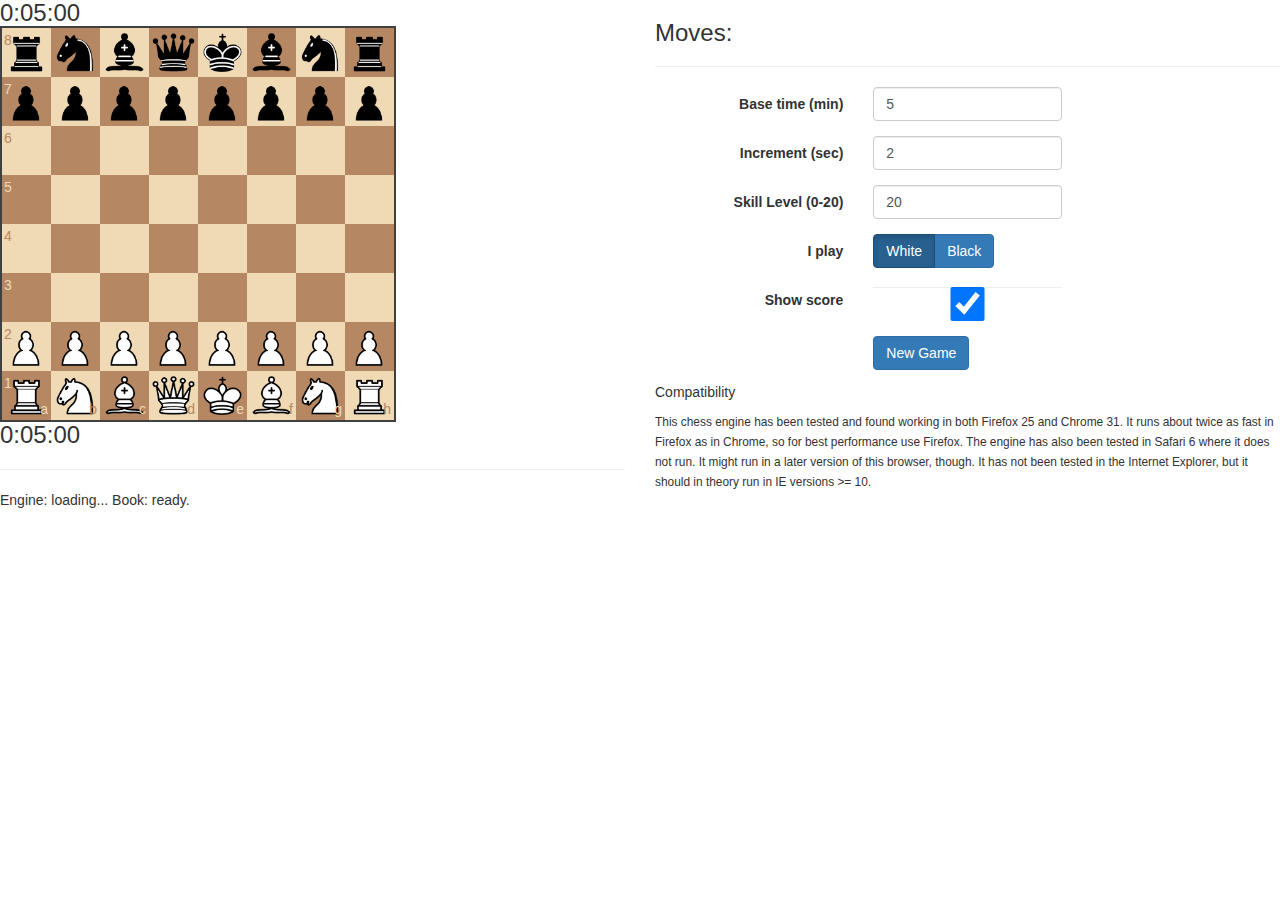
<file: example/index.html>
<!doctype html>
<html>
  <head>
    <link rel="stylesheet" href="//netdna.bootstrapcdn.com/bootstrap/3.0.2/css/bootstrap.min.css">
    <link rel="stylesheet" href="css/chessboard-0.3.0.min.css" />
    <script src="http://code.jquery.com/jquery-1.10.1.min.js"></script>
    <script src="//netdna.bootstrapcdn.com/bootstrap/3.0.2/js/bootstrap.min.js"></script>
    <script src="js/chess.min.js"></script>
    <script src="js/chessboard-0.3.0.min.js"></script>
  </head>
  <body>
    <div class="row">
      <div class="col-sm-7 col-md-6">
        <span class="h3" id="time1">0:05:00</span>
        <div id="board" style="width: 400px"></div>
        <span class="h3" id="time2">0:05:00</span>
        <hr>
        <div id="engineStatus">...</div>
      </div>
      <div class="col-sm-5 col-md-6">
        <h3>Moves:</h3>
        <div id="pgn"></div>
        <hr>
        <form class="form-horizontal">
          <div class="form-group">
            <label for="timeBase" class="control-label col-xs-4 col-sm-6 col-md-4">Base time (min)</label>
            <div class="col-xs-4 col-sm-6 col-md-4">
              <input type="number" class="form-control" id="timeBase" value="5"></input>
            </div>
          </div>
          <div class="form-group">
            <label for="timeInc" class="control-label col-xs-4 col-sm-6 col-md-4">Increment (sec)</label>
            <div class="col-xs-4 col-sm-6 col-md-4">
              <input type="number" class="form-control" id="timeInc" value="2"></input>
            </div>
          </div>
          <div class="form-group">
            <label for="skillLevel" class="control-label col-xs-4 col-sm-6 col-md-4">Skill Level (0-20)</label>
            <div class="col-xs-4 col-sm-6 col-md-4">
              <input type="number" class="form-control" id="skillLevel" value="20"></input>
            </div>
          </div>
          <div class="form-group">
            <label for="color" class="control-label col-xs-4 col-sm-6 col-md-4">I play</label>
            <div class="col-xs-4 col-sm-6 col-md-4">
              <div class="btn-group" data-toggle="buttons">
                <label class="btn btn-primary active" id="color-white"><input type="radio" name="color">White</label>
                <label class="btn btn-primary" id="color-black"><input type="radio" name="color">Black</label>
              </div>
            </div>
          </div>
          <div class="form-group">
            <label for="showScore" class="control-label col-xs-4 col-sm-6 col-md-4">Show score</label>
            <div class="col-xs-4 col-sm-6 col-md-4">
              <input type="checkbox" class="form-control" id="showScore" checked></input>
            </div>
          </div>
          <div class="form-group">
            <label for="color" class="control-label col-xs-4 col-sm-6 col-md-4"></label>
            <div class="col-xs-4 col-sm-6 col-md-4">
              <button type="button" class="btn btn-primary" onclick="newGame()">New Game</button>
            </div>
          </div>
        </form>
        <h5>Compatibility</h5>
        <small>This chess engine has been tested and found working in both Firefox 25 and Chrome 31. It runs about twice as fast in Firefox as in Chrome, so for best performance use Firefox. The engine has also been tested in Safari 6 where it does not run. It might run in a later version of this browser, though. It has not been tested in the Internet Explorer, but it should in theory run in IE versions >= 10.</small>
      </div>
    </div>
    <script src="enginegame.js"></script>
    <script>
      var game = engineGame({book: 'book.bin'});

      function newGame() {
        var baseTime = parseFloat($('#timeBase').val()) * 60;
        var inc = parseFloat($('#timeInc').val());
        var skill = parseInt($('#skillLevel').val());
        game.reset();
        game.setTime(baseTime, inc);
        game.setSkillLevel(skill);
        game.setPlayerColor($('#color-white').hasClass('active') ? 'white' : 'black');
        game.setDisplayScore($('#showScore').is(':checked'));
        game.start();
      }

      newGame();
    </script>
  </body>
</html>
</file>
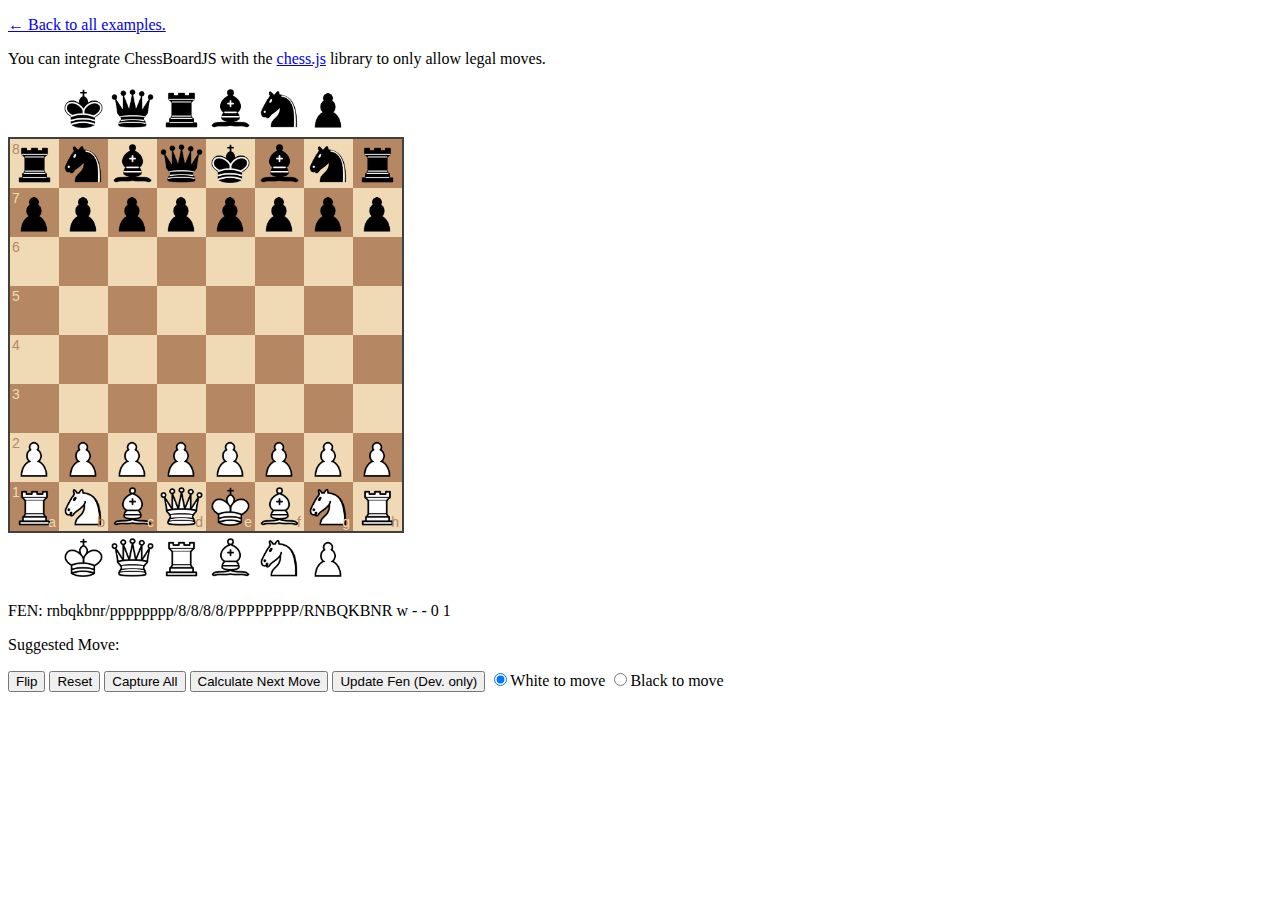
<file: example.html>
<!doctype html>
<html>
<head>
  <meta charset="utf-8" />
  <meta http-equiv="X-UA-Compatible" content="IE=edge,chrome=1" />
  <title>Only Allow Legal Moves Example</title>
  <base href="" />

  <link rel="stylesheet" href="css/chessboard.css" />
</head>
<body onLoad="init()">
<p><a href="examples#5000">&larr; Back to all examples.</a></p>

<p>You can integrate ChessBoardJS with the <a href="https://github.com/jhlywa/chess.js">chess.js</a> library to only allow legal moves.
</p>

<!-- start example HTML --->
<script src="js/chess.js"></script>
<div id="board" style="width: 400px"></div>
<p>FEN: <span id="fen"></span></p>
<p>Suggested Move: <span id="calc"></span></p>
<!-- end example HTML --->

<script src="js/json3.min.js"></script>
<script src="js/jquery-1.10.1.min.js"></script>
<script src="js/chessboard.js"></script>
<script>
var init = function() {

//--- start example JS ---
var Colour = "";
var onSnapEnd = function() {
  updateFen();
};
var updateFen = function() {
  document.getElementById("fen").innerHTML = board.fen() + ' ' + Colour + ' - - 0 1';
}
setColour = function(radio) {
	Colour = radio.value;
	updateFen();
	}
initColour = function() {
	var x = document.getElementsByName("colourRBtn");
	for (var i = 0; i < x.length; i ++)
	{
		if (x[i].checked)
		{
		Colour = x[i].value;
		updateFen();
		}
	}
}
document.getElementById("flipBtn").onclick = 
    function() {
        board.orientation('flip');
    };
document.getElementById("resetBtn").onclick = 
    function() {
        board.position('start');
		updateFen();
    };
document.getElementById("captureBtn").onclick = 
    function() {
        board.position('4k3/8/8/8/8/8/8/4K3 w - - 0 1');
		updateFen();
    };
document.getElementById("calculateBtn").onclick =
	function() {
	//document.getElementById("calc").innerHTML = board.fen(); 
      stockfish.postMessage('position fen ' + board.fen() + ' ' + Colour);
      stockfish.postMessage('go depth 10');
		}
document.getElementById("fenBtn").onclick =
	function() {
		updateFen();
	}
var board = ChessBoard('board', {
  draggable: true,
  dropOffBoard: 'trash',
  sparePieces: true,
  position: 'start',
  orientation: 'white',
  onSnapEnd: onSnapEnd
  });
var stockfish = new Worker('js/stockfish.js');
stockfish.onmessage = function(event) {
		document.getElementById("calc").innerHTML = event.data; 
	};
updateFen();
initColour();
}; // end init()
$(document).ready(init);
</script>
</body>
<input type="button" id="flipBtn" value="Flip" />
<input type="button" id="resetBtn" value="Reset" />
<input type="button" id="captureBtn" value="Capture All" />
<input type="button" id="calculateBtn" value="Calculate Next Move" />
<input type="button" id="fenBtn" value="Update Fen (Dev. only)" />
<label><input type="radio" value="w" name="colourRBtn" checked onClick="setColour(this)" >White to move</label>
<label><input type="radio" value="b" name="colourRBtn" onClick="setColour(this)" >Black to move</label>
</html>
</file>
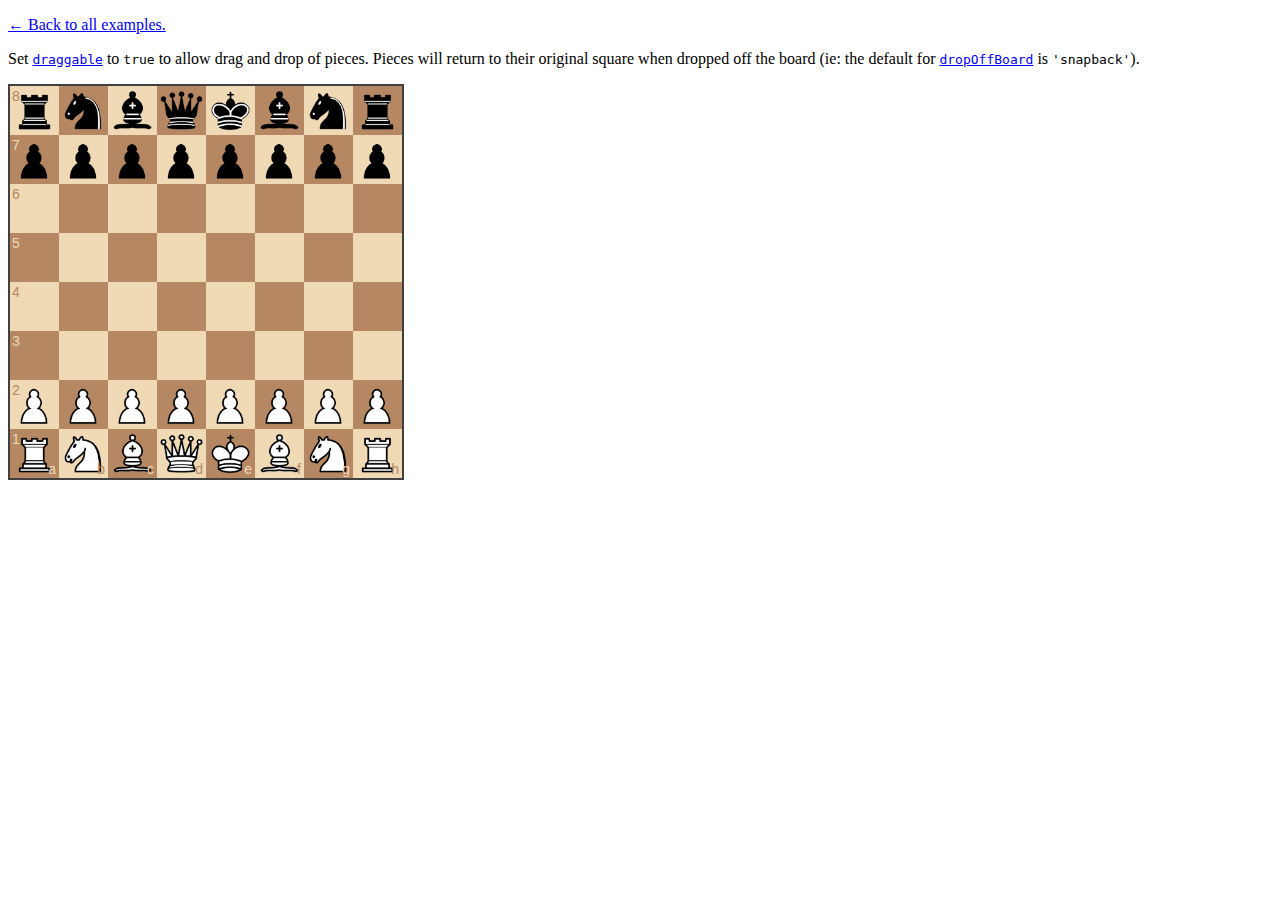
<file: returntest.html>
<!doctype html>
<html>
<head>
  <meta charset="utf-8" />
  <meta http-equiv="X-UA-Compatible" content="IE=edge,chrome=1" />
  <title>Draggable Snapback Example</title>
  <base href="" />

  <link rel="stylesheet" href="css/chessboard.css" />
</head>
<body>
<p><a href="examples#2003">&larr; Back to all examples.</a></p>

<p>Set <a href="docs#config:draggable"><code class="js plain">draggable</code></a> to <code class='js keyword'>true</code> to allow drag and drop of pieces. Pieces will return to their original square when dropped off the board (ie: the default for <a href="docs#config:dropOffBoard"><code class="js plain">dropOffBoard</code></a> is <code class="js string">'snapback'</code>).
</p>

<!-- start example HTML --->
<div id="board" style="width: 400px"></div>
<!-- end example HTML --->

<script src="js/json3.min.js"></script>
<script src="js/jquery-1.10.1.min.js"></script>
<script src="js/chessboard.js"></script>
<script>
var init = function() {

//--- start example JS ---
var cfg = {
  draggable: true,
  dropOffBoard: 'snapback', // this is the default
  position: 'start'
};
var board = ChessBoard('board', cfg);
//--- end example JS ---

}; // end init()
$(document).ready(init);
</script>
</body>
</html>
</file>
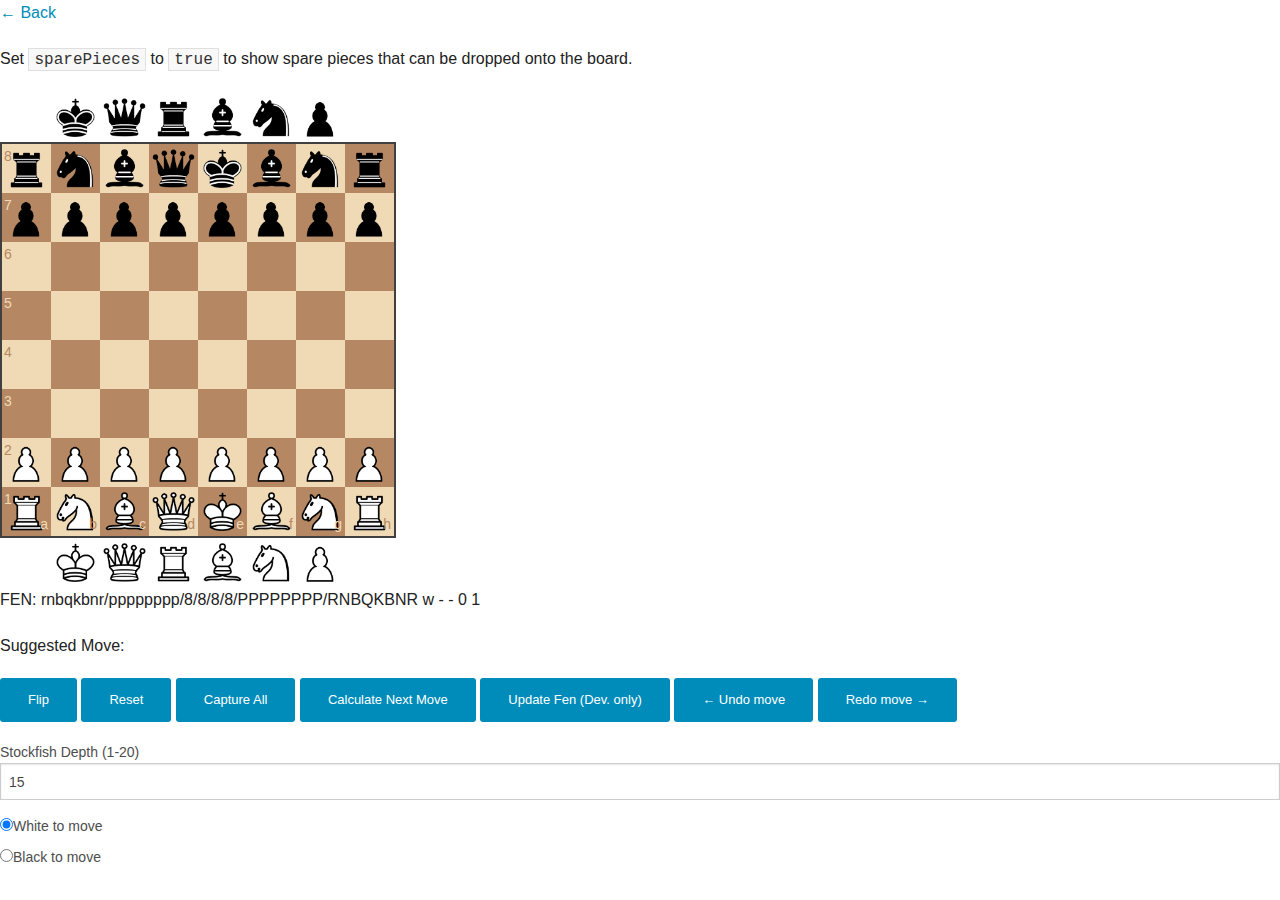
<file: test.html>
<!doctype html>
<html>
<head>
  <meta charset="utf-8" />
  <meta http-equiv="X-UA-Compatible" content="IE=edge,chrome=1" />
  <title>Spare Pieces Example</title>
  <base href="" />
    <link rel="stylesheet" href="css/foundation.css" />
    <script src="js/vendor/modernizr.js"></script>
	<script src="js/vendor/jquery.js"></script>
    <script src="js/foundation/foundation.js"></script>
	<link rel="stylesheet" href="css/chessboard.css" />
</head>
<body>
<p><a href="examples#2006">&larr; Back</a></p>

<p>Set <a href="docs#config:sparePieces"><code class="js plain">sparePieces</code></a> to <code class="js keyword">true</code> to show spare pieces that can be dropped onto the board.
</p>

<!-- start example HTML --->
<div id="board" style="width: 400px"></div>
<p>FEN: <span id="fen"></span></p>
<p>Suggested Move: <span id="calc"></span></p>
<!-- end example HTML --->

<script src="js/json3.min.js"></script>
<script src="js/jquery-1.10.1.min.js"></script>
<script src="js/chessboard.js"></script>
<script>
var init = function() {

//--- start example JS ---
var Colour = "";
var moveHistory = [];
var moveRedo = [];
var onHistory = false;
var onChange = function(oldPos, newPos) {
if(onHistory == false) { // if not undo/redo command
console.log("onChange added to undo array" + ChessBoard.objToFen(oldPos) + ChessBoard.objToFen(newPos) + board.fen());
  moveHistory.push(ChessBoard.objToFen(oldPos)); // add new position to undo array
  }
  onHistory = false; //reset onHistory
  console.log("onChange fired.");
  updateFen();
};
document.getElementById("undoBtn").onclick = 
    function() {
		if(moveHistory.length > 0) // if undo array isn't empty
		{
		moveRedo.unshift(board.fen()); // add current FEN to start of redo array
		console.log("Undo to: " + moveHistory[moveHistory.length-1]);
		onHistory = true;
		board.position(moveHistory[moveHistory.length-1] + ' ' + Colour + ' - - 0 1'); // print end of undo array
		moveHistory.pop(); // remove end of undo array
		updateFen(); // reprint FEN
		}
		else
		{
		alert("Can't undo any further.");
		}
    };
document.getElementById("redoBtn").onclick = 
    function() {
		if(moveRedo.length > 0) // if redo array isn't empty
		{
		moveHistory.push(board.fen()); // add start of redo array to end of undo array
		console.log("Redo to: " + moveRedo[0]);
		onHistory = true;
        board.position(moveRedo[0] + ' ' + Colour + ' - - 0 1'); // print start of redo array
		moveRedo.shift(); // remove start of redo array
		updateFen(); // reprting FEN
		}
		else
		{
		alert("Can't redo any further.");
		}
    };
var updateFen = function() {
  document.getElementById("fen").innerHTML = board.fen() + ' ' + Colour + ' - - 0 1';
}
setColour = function(radio) {
	Colour = radio.value;
	updateFen();
	}
initColour = function() {
	var x = document.getElementsByName("colourRBtn");
	for (var i = 0; i < x.length; i ++)
	{
		if (x[i].checked)
		{
		Colour = x[i].value;
		updateFen();
		}
	}
}
document.getElementById("flipBtn").onclick = 
    function() {
        board.orientation('flip');
    };
document.getElementById("resetBtn").onclick = 
    function() {
        board.position('start');
		updateFen();
    };
document.getElementById("captureBtn").onclick = 
    function() {
        board.position('4k3/8/8/8/8/8/8/4K3 w - - 0 1');
		updateFen();
    };
document.getElementById("calculateBtn").onclick =
	function() {
		if((document.getElementById("sfDepth").value < 20) && 
		(document.getElementById("sfDepth").value > 0))
		{
		stockfish.postMessage('position fen ' + board.fen() + ' ' + Colour);
		stockfish.postMessage('go depth ' + document.getElementById("sfDepth").value);
		}
	}
document.getElementById("fenBtn").onclick =
	function() {
		updateFen();
	}
var board = ChessBoard('board', {
  draggable: true,
  dropOffBoard: 'trash',
  sparePieces: true,
  position: 'start',
  orientation: 'white',
  onChange: onChange
  });
var stockfish = new Worker('js/stockfish.js');
stockfish.onmessage = function(event) {
		document.getElementById("calc").innerHTML = event.data; 
	};
updateFen();
initColour();
}; // end init()
$(document).ready(init);
</script>
<a class="small radius button" type="button" id="flipBtn" value="Flip">Flip</a>
<a class="small radius button" type="button" id="resetBtn" value="Reset">Reset</a>
<a class="small radius button" type="button" id="captureBtn" value="Capture All">Capture All</a>
<a class="small radius button" type="button" id="calculateBtn" value="Calculate Next Move">Calculate Next Move</a>
<a class="small radius button" type="button" id="fenBtn" value="Update Fen (Dev. only)">Update Fen (Dev. only)</a>
<a class="small radius button" type="button" id="undoBtn" value="Undo">&larr; Undo move</a>
<a class="small radius button" type="button" id="redoBtn" value="Undo">Redo move &rarr;</a>
<label>Stockfish Depth (1-20)<input type="number" value="15" min="1" max="20" id="sfDepth"></label>
<label><input type="radio" value="w" name="colourRBtn" checked onClick="setColour(this)" >White to move</label>
<label><input type="radio" value="b" name="colourRBtn" onClick="setColour(this)" >Black to move</label>
</body>
</html>
</file>
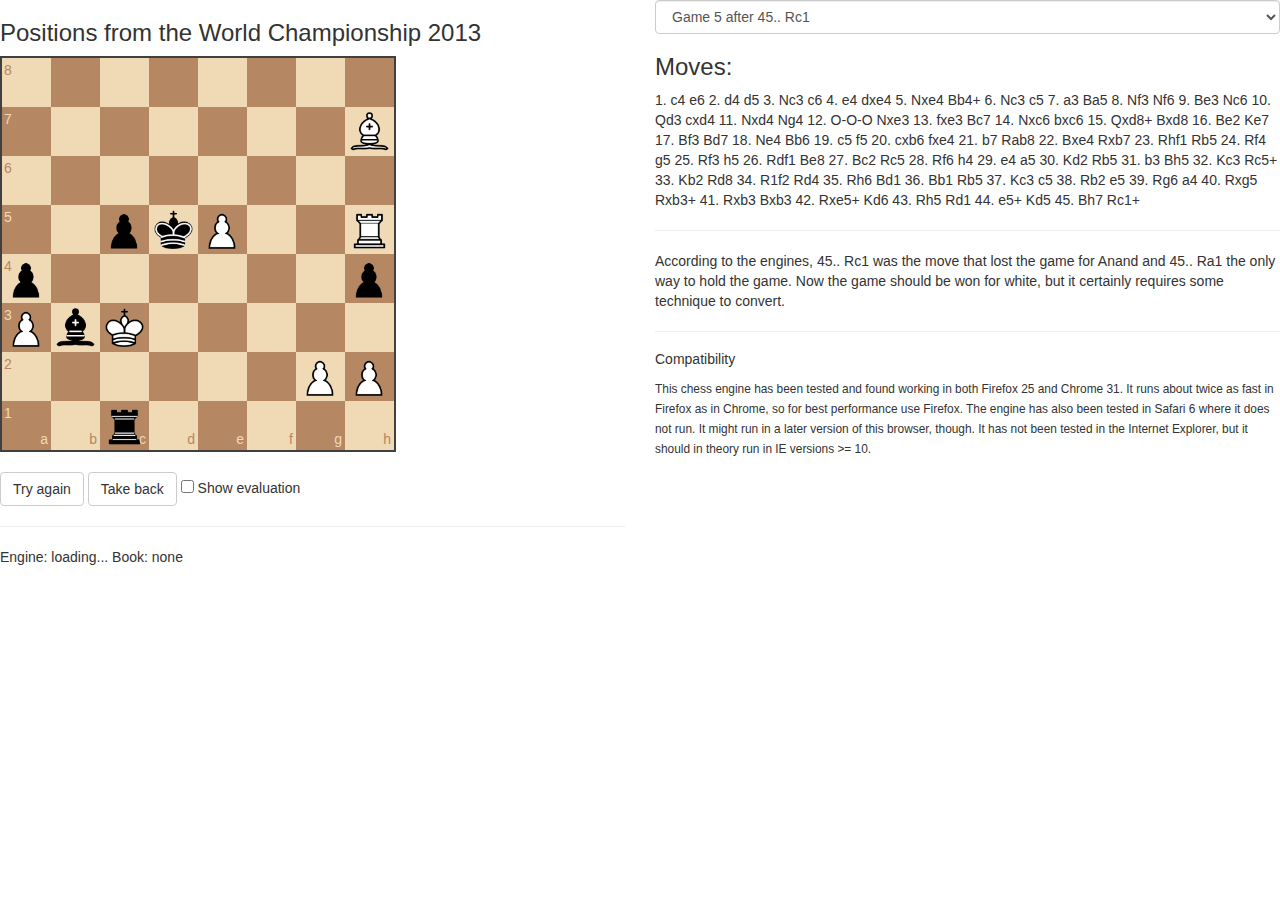
<file: example/fwcm2013.html>
<!doctype html>
<html>
  <head>
    <link rel="stylesheet" href="//netdna.bootstrapcdn.com/bootstrap/3.0.2/css/bootstrap.min.css">
    <link rel="stylesheet" href="css/chessboard-0.3.0.min.css" />
    <script src="http://code.jquery.com/jquery-1.10.1.min.js"></script>
    <script src="//netdna.bootstrapcdn.com/bootstrap/3.0.2/js/bootstrap.min.js"></script>
    <script src="js/chess.min.js"></script>
    <script src="js/chessboard-0.3.0.min.js"></script>
  </head>
  <body>
    <div class="row">
      <div class="col-sm-7 col-md-6">
        <h3>Positions from the World Championship 2013</h3>
        <div id="board" style="width: 400px"></div>
        <br>
        <button class='btn btn-default' type='button' onclick='newGame()'>Try again</button>
        <button class='btn btn-default' type='button' onclick='undo()'>Take back</button>
        <input type="checkbox" id="showScore"> Show evaluation</input>
        <hr>
        <div id="engineStatus">...</div>
      </div>
      <div class="col-sm-5 col-md-6">
        <select class='form-control' id='positions'></select>
        <h3>Moves:</h3>
        <div id="pgn"></div>
        <hr>
        <div id='description'></div>
        <hr>
        <h5>Compatibility</h5>
        <small>This chess engine has been tested and found working in both Firefox 25 and Chrome 31. It runs about twice as fast in Firefox as in Chrome, so for best performance use Firefox. The engine has also been tested in Safari 6 where it does not run. It might run in a later version of this browser, though. It has not been tested in the Internet Explorer, but it should in theory run in IE versions >= 10.</small>
      </div>
    </div>
    <script src="enginegame.js"></script>
    <script>
      var positions = {
        'game5-45': {
          pgn: '1.c4 e6 2.d4 d5 3.Nc3 c6 4.e4 dxe4 5.Nxe4 Bb4+ 6.Nc3 c5 7.a3 Ba5 8.Nf3 Nf6 9.Be3 Nc6 10.Qd3 cxd4 11.Nxd4 Ng4 12.O-O-O Nxe3 13.fxe3 Bc7 14.Nxc6 bxc6 15.Qxd8+ Bxd8 16.Be2 Ke7 17.Bf3 Bd7 18.Ne4 Bb6 19.c5 f5 20.cxb6 fxe4 21.b7 Rab8 22.Bxe4 Rxb7 23.Rhf1 Rb5 24.Rf4 g5 25.Rf3 h5 26.Rdf1 Be8 27.Bc2 Rc5 28.Rf6 h4 29.e4 a5 30.Kd2 Rb5 31.b3 Bh5 32.Kc3 Rc5+ 33.Kb2 Rd8 34.R1f2 Rd4 35.Rh6 Bd1 36.Bb1 Rb5 37.Kc3 c5 38.Rb2 e5 39.Rg6 a4 40.Rxg5 Rxb3+ 41.Rxb3 Bxb3 42.Rxe5+ Kd6 43.Rh5 Rd1 44.e5+ Kd5 45.Bh7 Rc1+ *',
          shortDesc: 'Game 5 after 45.. Rc1',
          nodes: 2500000,
          color: 'white',
          longDesc: 'According to the engines, 45.. Rc1 was the move that lost the game for Anand and 45.. Ra1 the only way to hold the game. Now the game should be won for white, but it certainly requires some technique to convert.'
        },
        'game6-44': {
          pgn: '1.e4 e5 2.Nf3 Nc6 3.Bb5 Nf6 4.d3 Bc5 5.c3 O-O 6.O-O Re8 7.Re1 a6 8.Ba4 b5 9.Bb3 d6 10.Bg5 Be6 11.Nbd2 h6 12.Bh4 Bxb3 13.axb3 Nb8 14.h3 Nbd7 15.Nh2 Qe7 16.Ndf1 Bb6 17.Ne3 Qe6 18.b4 a5 19.bxa5 Bxa5 20.Nhg4 Bb6 21.Bxf6 Nxf6 22.Nxf6+ Qxf6 23.Qg4 Bxe3 24.fxe3 Qe7 25.Rf1 c5 26.Kh2 c4 27.d4 Rxa1 28.Rxa1 Qb7 29.Rd1 Qc6 30.Qf5 exd4 31.Rxd4 Re5 32.Qf3 Qc7 33.Kh1 Qe7 34.Qg4 Kh7 35.Qf4 g6 36.Kh2 Kg7 37.Qf3 Re6 38.Qg3 Rxe4 39.Qxd6 Rxe3 40.Qxe7 Rxe7 41.Rd5 Rb7 42.Rd6 f6 43.h4 Kf7 44.h5 gxh5 *',
          shortDesc: 'Game 6 after 44.. gxh5',
          nodes: 2500000,
          contempt: 10,
          color: 'white',
          longDesc: 'Anand just sacked a second pawn with 44. h5 to wreck blacks kingside pawn structure. Carlsen later said that he had missed this idea and that now the position is just a draw. However, in his usual style, he played on and tried to find one more trick... Can you defend this position with white?'
        },
        'game6-60': {
          pgn: '1.e4 e5 2.Nf3 Nc6 3.Bb5 Nf6 4.d3 Bc5 5.c3 O-O 6.O-O Re8 7.Re1 a6 8.Ba4 b5 9.Bb3 d6 10.Bg5 Be6 11.Nbd2 h6 12.Bh4 Bxb3 13.axb3 Nb8 14.h3 Nbd7 15.Nh2 Qe7 16.Ndf1 Bb6 17.Ne3 Qe6 18.b4 a5 19.bxa5 Bxa5 20.Nhg4 Bb6 21.Bxf6 Nxf6 22.Nxf6+ Qxf6 23.Qg4 Bxe3 24.fxe3 Qe7 25.Rf1 c5 26.Kh2 c4 27.d4 Rxa1 28.Rxa1 Qb7 29.Rd1 Qc6 30.Qf5 exd4 31.Rxd4 Re5 32.Qf3 Qc7 33.Kh1 Qe7 34.Qg4 Kh7 35.Qf4 g6 36.Kh2 Kg7 37.Qf3 Re6 38.Qg3 Rxe4 39.Qxd6 Rxe3 40.Qxe7 Rxe7 41.Rd5 Rb7 42.Rd6 f6 43.h4 Kf7 44.h5 gxh5 45.Rd5 Kg6 46.Kg3 Rb6 47.Rc5 f5 48.Kh4 Re6 49.Rxb5 Re4+ 50.Kh3 Kg5 51.Rb8 h4 52.Rg8+ Kh5 53.Rf8 Rf4 54.Rc8 Rg4 55.Rf8 Rg3+ 56.Kh2 Kg5 57.Rg8+ Kf4 58.Rc8 Ke3 59.Rxc4 f4 60.Ra4 *',
          shortDesc: 'Game 6 after 60. Ra4',
          nodes: 2500000,
          color: 'black',
          longDesc: 'Carlsen has found his last trick in the position, and was quite happy to see that Anand fell for it. Now this position is winning for black. Can you convert the win?',
        },
        'game4-18': {
          pgn: '1.e4 e5 2.Nf3 Nc6 3.Bb5 Nf6 4.O-O Nxe4 5.d4 Nd6 6.Bxc6 dxc6 7.dxe5 Nf5 8.Qxd8+ Kxd8 9.h3 Bd7 10.Rd1 Be7 11.Nc3 Kc8 12.Bg5 h6 13.Bxe7 Nxe7 14.Rd2 c5 15.Rad1 Be6 16.Ne1 Ng6 17.Nd3 b6 18.Ne2 Bxa2 19.b3 *',
          shortDesc: 'Game 4 after 19. b3',
          nodes: 2500000,
          color: 'black',
          contempt: 30,
          longDesc: "Anand had been 'drifting' (in his own words) a bit after the opening, now he sacrificed the a-pawn with 18.Ne2. Carlsen bravely accepted the gift, much to the delight of the computer engines. Kasparov, on the other hand, has been reported to like whites position here. See how long you can defend your extra pawn with black."
        }
      };

      for(pos in positions) {
        $('<option value="' + pos + '">' + positions[pos].shortDesc + '</option>').appendTo('#positions');
      }
      
      var game = engineGame();

      function newGame() {
        var pos = positions[$('#positions').val()];
        game.reset();
        game.loadPgn(pos.pgn);
        if(pos.nodes) {
          game.setNodes(pos.nodes);
        } else {
          game.setDepth(pos.depth);
        }
        if(pos.contempt) {
          game.setContempt(pos.contempt);
        }
        if(pos.aggressiveness) {
          game.setAggressiveness(pos.aggressiveness);
        }
        game.setPlayerColor(pos.color);
        game.setDisplayScore($('#showScore').is(':checked'));
        game.start();
        $('#description').html(pos.longDesc);
      }

      function undo() {
        if(!game.undo()) {
          alert('Cannot take back move while the computer is still thinking.');
        }
      }

      $('#positions').change(newGame);
      $('#showScore').change(function() {
        game.setDisplayScore(this.checked);
      });

      newGame();
    </script>
  </body>
</html>
</file>
<file: css/chessboard.css>
/*!
 * chessboard.js v0.3.0
 *
 * Copyright 2013 Chris Oakman
 * Released under the MIT license
 * https://github.com/oakmac/chessboardjs/blob/master/LICENSE
 *
 * Date: 10 Aug 2013
 */

/* clearfix */
.clearfix-7da63 {
  clear: both;
}

/* board */
.board-b72b1 {
  border: 2px solid #404040;
  -moz-box-sizing: content-box;
  box-sizing: content-box;
}

/* square */
.square-55d63 {
  float: left;
  position: relative;

  /* disable any native browser highlighting */
  -webkit-touch-callout: none;
    -webkit-user-select: none;
     -khtml-user-select: none;
       -moz-user-select: none;
        -ms-user-select: none;
            user-select: none;
}

/* white square */
.white-1e1d7 {
  background-color: #f0d9b5;
  color: #b58863;
}

/* black square */
.black-3c85d {
  background-color: #b58863;
  color: #f0d9b5;
}

/* highlighted square */
.highlight1-32417, .highlight2-9c5d2 {
  -webkit-box-shadow: inset 0 0 3px 3px yellow;
  -moz-box-shadow: inset 0 0 3px 3px yellow;
  box-shadow: inset 0 0 3px 3px yellow;
}

/* notation */
.notation-322f9 {
  cursor: default;
  font-family: "Helvetica Neue", Helvetica, Arial, sans-serif;
  font-size: 14px;
  position: absolute;
}
.alpha-d2270 {
  bottom: 1px;
  right: 3px;
}
.numeric-fc462 {
  top: 2px;
  left: 2px;
}
</file>
<file: example/css/chessboard-0.3.0.min.css>
/*! chessboard.js v0.3.0 | (c) 2013 Chris Oakman | MIT License chessboardjs.com/license */
.clearfix-7da63{clear:both}.board-b72b1{border:2px solid #404040;-moz-box-sizing:content-box;box-sizing:content-box}.square-55d63{float:left;position:relative;-webkit-touch-callout:none;-webkit-user-select:none;-khtml-user-select:none;-moz-user-select:none;-ms-user-select:none;user-select:none}.white-1e1d7{background-color:#f0d9b5;color:#b58863}.black-3c85d{background-color:#b58863;color:#f0d9b5}.highlight1-32417,.highlight2-9c5d2{-webkit-box-shadow:inset 0 0 3px 3px yellow;-moz-box-shadow:inset 0 0 3px 3px yellow;box-shadow:inset 0 0 3px 3px yellow}.notation-322f9{cursor:default;font-family:"Helvetica Neue",Helvetica,Arial,sans-serif;font-size:14px;position:absolute}.alpha-d2270{bottom:1px;right:3px}.numeric-fc462{top:2px;left:2px}
</file>
